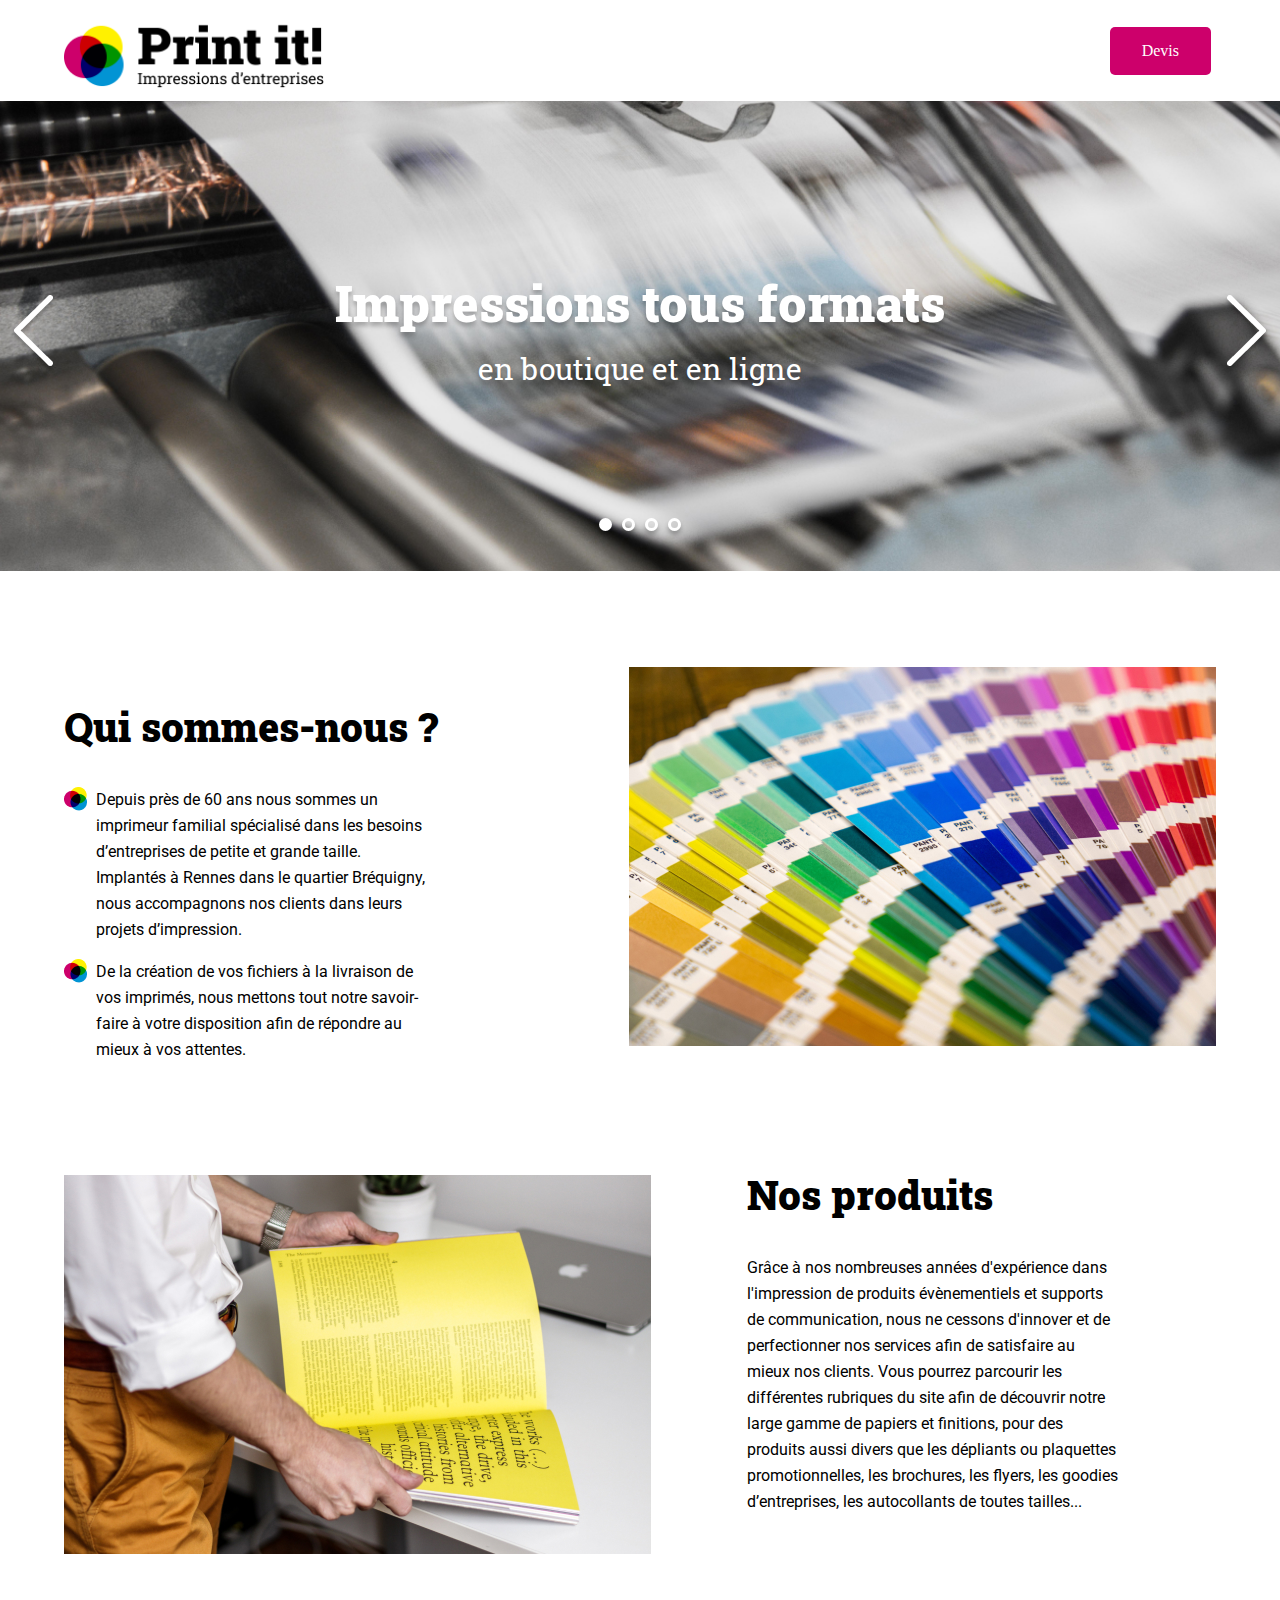
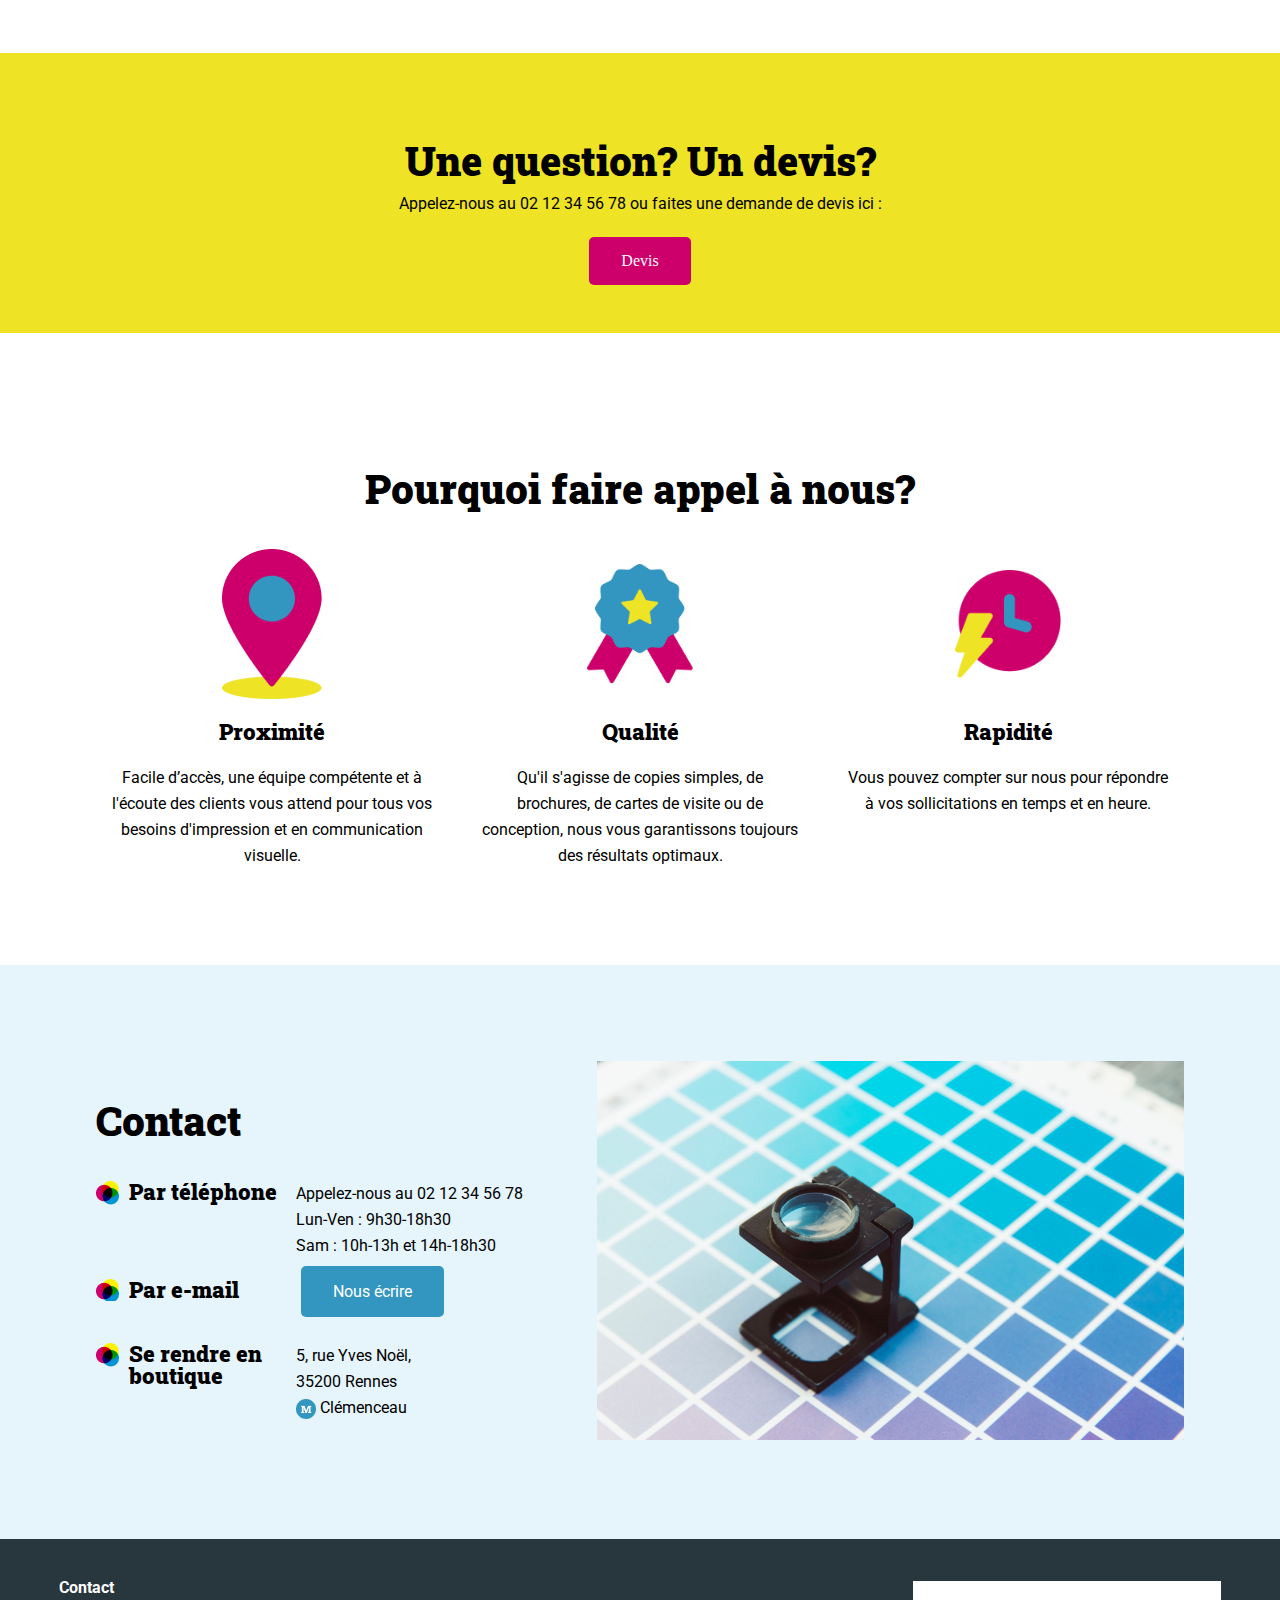
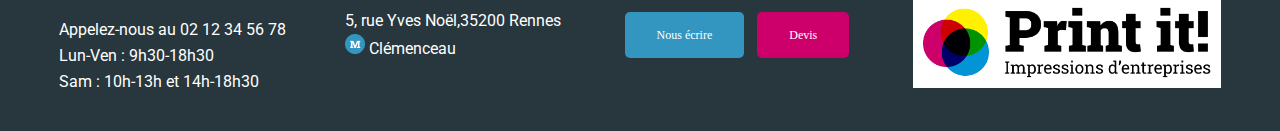
<file: index.html>
<!DOCTYPE html>
<html lang="fr">
<head>
	<meta charset="UTF-8">
	<meta name="viewport" content="width=device-width, initial-scale=1.0">
	<title>Print it ! - Impressions d'entreprise</title>
	<link rel="stylesheet" href="./assets/style.css">
	<script src="https://ajax.googleapis.com/ajax/libs/jquery/3.6.0/jquery.min.js"></script>
 
	<link rel="preconnect" href="https://fonts.googleapis.com">
	<link rel="preconnect" href="https://fonts.gstatic.com" crossorigin>
	<link href="https://fonts.googleapis.com/css2?family=Roboto:wght@400;700&family=Roboto+Slab:wght@400;900&display=swap" rel="stylesheet">
</head>
<body>
<header class="container">
	<h1>
		<img class="logo" src="./assets/images/logo.png" alt="Print it ! Impressions d'entreprises" >
	</h1>
	<a class="btn devis" href="mailto:contact@print-it.tld">Devis</a>
</header>
<main>
	<div id="banner">
		<img class="banner-img" src="./assets/images/slideshow/slide1.jpg" alt="Banner Print-it">
		<p>Impressions tous formats <span>en boutique et en ligne</span></p>
		<a href="#" class="arrow arrow_left">
		   <img src="./assets/images/arrow_left.png" alt="Flèche gauche">
		</a>
		<a href="#" class="arrow arrow_right">
		   <img src="./assets/images/arrow_right.png" alt="Flèche droite">
		</a>
		<div class="dots"></div>
	 </div>
	<section id="about-us" class="container">
		<div>
			<h2>Qui sommes-nous ?</h2>
			<ul>
				<li>Depuis près de 60 ans nous sommes un imprimeur familial spécialisé dans les besoins d’entreprises de petite et grande taille. Implantés à Rennes dans le quartier Bréquigny, nous accompagnons nos clients dans leurs projets d’impression.</li>
				<li>De la création de vos fichiers à la livraison de vos imprimés, nous mettons tout notre savoir-faire à votre disposition afin de répondre au mieux à vos attentes.</li>
			</ul>
		</div>
		<aside>
			<img src="./assets/images/colors.jpg" alt="palette multicolore">
		</aside>
	</section>
	<section id="products" class="container">
		<div>
			<h2>Nos produits</h2>
			<p>Grâce à nos nombreuses années d'expérience dans l'impression de produits évènementiels et supports de communication, nous ne cessons d'innover et de perfectionner nos services afin de satisfaire au mieux nos clients. Vous pourrez parcourir les différentes rubriques du site afin de découvrir notre large gamme de papiers et finitions, pour des produits aussi divers que les dépliants ou plaquettes promotionnelles, les brochures, les flyers, les goodies d’entreprises, les autocollants de toutes tailles... </p>
		</div>
		<aside>
			<img src="./assets/images/yellow-book.jpg" alt="Imprimeur avec un livre jaune dans les mains">
		</aside>

	</section>
	<section id="question" class="bg-yellow">
		<h2>Une question? Un devis?</h2>
		<p>Appelez-nous au 02 12 34 56 78 ou faites une demande de devis ici :</p>
		<a href="mailto:contact@print-it.tld" class="btn devis">Devis</a>
	</section>
	<section id="why-us" class="container">
		<h2>Pourquoi faire appel à nous?</h2>
		<div>
			<article>
				<img src="./assets/images/proximity-icon.png" alt="Icone Proximité">
				<h3>Proximité</h3>
				<p>Facile d’accès, une équipe compétente et à l'écoute des clients vous attend pour tous vos besoins d'impression et en communication visuelle.</p>
			</article>
			<article>
				<img src="./assets/images/quality-icon.png" alt="Icone Qualité">
				<h3>Qualité</h3>
				<p>Qu'il s'agisse de copies simples, de brochures, de cartes de visite ou de conception, nous vous garantissons toujours des résultats optimaux.</p>
			</article>
			<article>
				<img src="./assets/images/speedy-icon.png" alt="Rapidité Qualité">
				<h3>Rapidité</h3>
				<p>Vous pouvez compter sur nous pour répondre à vos sollicitations en temps et en heure.</p>
			</article>
		</div>
	</section>
	<section id="contact" class="bg-lightblue">
		<div class="container">
			<div>
				<h2>Contact</h2>
				<div>
					<h3>Par téléphone</h3>
					<ul>
						<li>Appelez-nous au 02 12 34 56 78</li>
						<li>Lun-Ven : 9h30-18h30</li>
						<li>Sam : 10h-13h et 14h-18h30</li>
					</ul>
				</div>
				<div>
					<h3>Par e-mail</h3>
					<p>
						<a href="mailto:contact@print-it.tld" class="btn">Nous écrire</a>
					</p>
				</div>
				<div>
					<h3>Se rendre en boutique</h3>
					<p>5, rue Yves Noël,<br>
						35200 Rennes<br>
						<img class="inline-icon" src="./assets/images/metro.png" alt="metro"/> Clémenceau</p>
				</div>
			</div>
			<div>
				<img src="./assets/images/magnifying-glass.jpg" alt="Loupe avec palette bleue">
			</div>

		</div>
	</section>
</main>
<footer>
	<div>
		<p class="footer-contact">Contact</p>
		<ul>
			<li>Appelez-nous au 02 12 34 56 78</li>
			<li>Lun-Ven : 9h30-18h30</li>
			<li>Sam : 10h-13h et 14h-18h30</li>
		</ul>
	</div>
	<div>
		<p>5, rue Yves Noël,35200 Rennes<br>
			<img src="./assets/images/metro.png" alt="metro"/> Clémenceau</p>
	</div>
	<div>
		<a href="mailto:contact@print-it.tld" class="btn">Nous écrire</a>
		<a href="mailto:contact@print-it.tld?subject=Demande&nbsp;de&nbsp;devis" class="btn devis">Devis</a>
	</div>
	<div>
		<img class="footer-logo" src="./assets/images/logo.png" alt="Print it ! Impressions d'entreprises" >
	</div>
</footer>
<script src="./assets/script.js"></script>
</body>
</html>
</file>
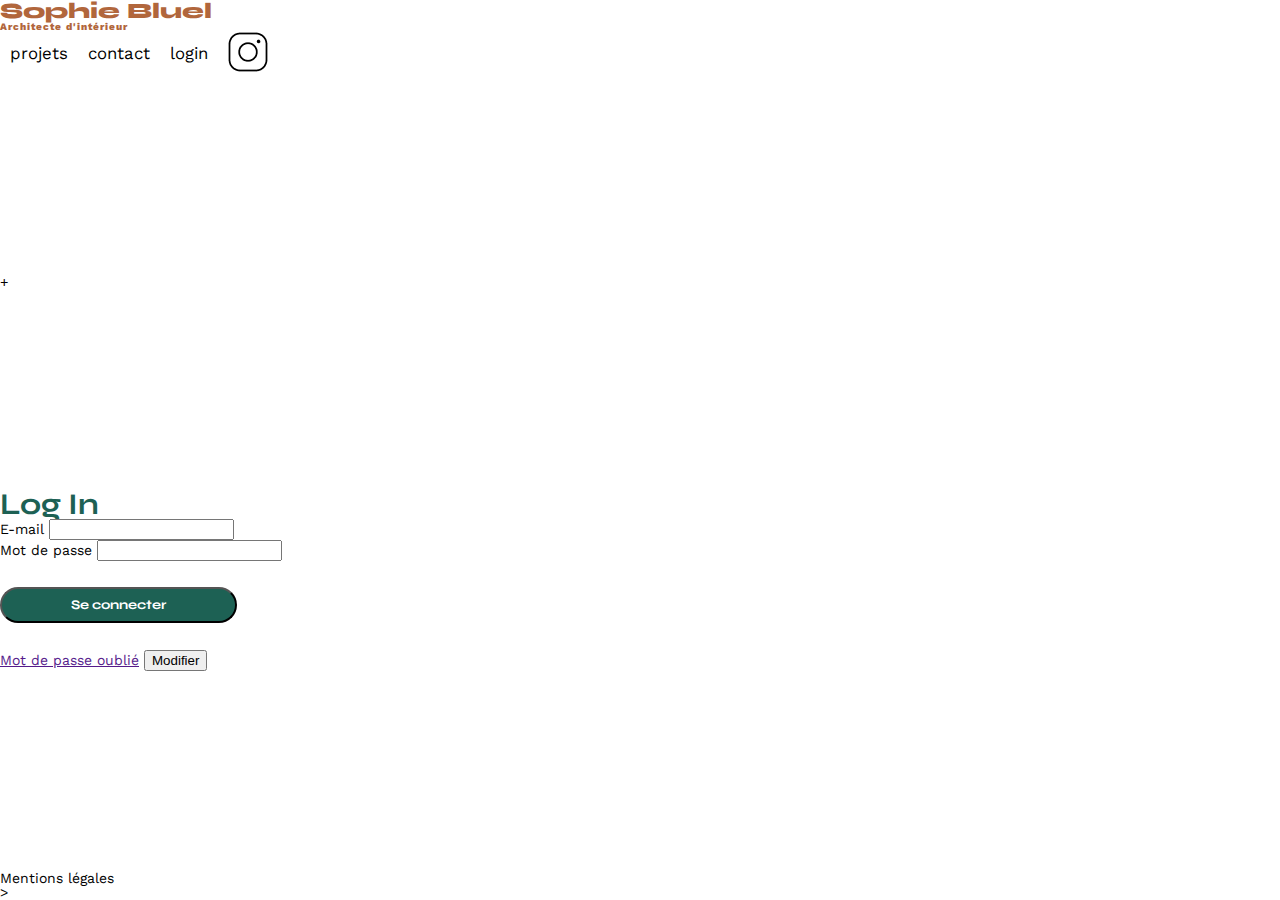
<file: FrontEnd/connexion.html>
<!DOCTYPE html>
<html lang="fr">
<head>
	<meta charset="UTF-8">
	<title>Sophie Bluel - Architecte d'intérieur</title>
	<meta name="viewport" content="width=device-width, initial-scale=1.0">
	<link rel="preconnect" href="https://fonts.googleapis.com">
	<link rel="preconnect" href="https://fonts.gstatic.com" crossorigin>
	<link href="https://fonts.googleapis.com/css2?family=Syne:wght@700;800&family=Work+Sans&display=swap" rel="stylesheet">
	<meta name="description" content="">
	<link rel="stylesheet" href="./assets/style.css">
  
</head>
<body>
	<h1>Sophie Bluel <span>Architecte d'intérieur</span></h1>
	<nav>
		<ul>
			<li>projets</li>
			<li>contact</li>
			<li>login</li>
			<li><img src="./assets/icons/instagram.png" alt="Instagram"></li>
		</ul>
	</nav>
</header>

<main>
	<section class="login">+
		<section class="login">
			<h2>Log In</h2>
			<div class="alredyLogged__error"></div>
			<form action="" method="" class="login__form" onsubmit="return false">
				<label for="email">E-mail</label>
				<input type="email" name="email" id="email" required>
				<div class="loginEmail__error"></div>
				<label for="password">Mot de passe</label>
				<input type="password" name="password" id="password" required>
				<div class="loginMdp__error"></div>
				<input type="submit" value="Se connecter" id="submit">
			</form>
			<a href="">Mot de passe oublié</a>
			<button id="modifierButton">Modifier</button>
		</section>
</main>



<footer>
	<p>Mentions légales</p>>
</footer> <script type="module" src="./assets/js/connexion.js"></script> 
</body>
</html>
</file>
<file: assets/style.css>
/* variables declaration */
:root {
	--primary-color: #3396C0;
	--secondary-color: #CD006B;
	--third-color: #EEE325;
}

/* Reset CSS */
* {
	-webkit-box-sizing: border-box;
	-moz-box-sizing: border-box;
	box-sizing: border-box;
}
html, body, div, span, applet, object, iframe,
h1, h2, h3, h4, h5, h6, p, blockquote, pre,
a, abbr, acronym, address, big, cite, code,
del, dfn, em, img, ins, kbd, q, s, samp,
small, strike, strong, sub, sup, tt, var,
b, u, i, center,
dl, dt, dd, ol, ul, li,
fieldset, form, label, legend,
table, caption, tbody, tfoot, thead, tr, th, td,
article, aside, canvas, details, embed,
figure, figcaption, footer, header, hgroup,
menu, nav, output, ruby, section, summary,
time, mark, audio, video {
	margin: 0;
	padding: 0;
	border: 0;
	font: inherit;
	font-size: 100%;
	vertical-align: baseline;
}
/* HTML5 display-role reset for older browsers */
article, aside, details, figcaption, figure,
footer, header, hgroup, menu, nav, section {
	display: block;
}
body {
	line-height: 1;
}
ol, ul {
	list-style: none;
}
blockquote, q {
	quotes: none;
}
blockquote:before, blockquote:after,
q:before, q:after {
	content: none;
}
table {
	border-collapse: collapse;
	border-spacing: 0;
}
body {

}
section {
	margin-block: 6em;
}
h2 {
	font-family: 'Roboto Slab', sans-serif;
	font-size: 40px;
	font-weight: 900;
	margin-block: 1em;
}
h3{
	font-family: 'Roboto Slab', sans-serif;
	font-size: 22px;
	font-weight: 900;
	margin-block: 1em;
}

p, li {
	font-family: Roboto, sans-serif;
	font-size: 16px;
	line-height: 26px;
}
.container {
	max-width: 1440px;
	margin-inline:auto;
	padding-inline: 5%;
}
header {
	display: flex;
	justify-content: space-between;
	align-items: center;
}
.logo{
	width: 260px;
	margin-block: 10px;
}

.btn {
	background-color: var(--primary-color) ;
	padding: 16px 32px;
	margin-inline:5px;
	border-radius: 5px;
	color: white;
	text-decoration: none;
}
.devis {
	background-color: var(--secondary-color);
}

#banner {
	display: flex;
	flex-direction: column;
	align-items: center;
	justify-content: center;
	width: 100%;
	min-height: 470px;
	position: relative;
}
.banner-img {
	position: absolute;
	width: 100%;
	height: 100%;
	z-index: -1;
	object-fit: cover;
	object-position: center;
}
/* Code CSS en prévision de l'ajout d'un carousel pour la bannière */
/* Gestion des fleches du carrousel */
#banner .arrow {
	position: absolute;
}
#banner .arrow_left {
	left: 10px;
}
#banner .arrow_right {
	right: 10px;
}
/* Gestion des points du carrousel */
.dots {
	position: absolute;
	bottom: 40px;
	display: flex;
}
.dot {
	margin-inline: 5px;
	width: 13px;
	height: 13px;
	background-color: #ffffff00;
	border: 3px solid #fff;
	border-radius: 100%;
	box-shadow: 0 4px 4px rgba(0, 0, 0, 0.25);;
}
.dot_selected {
	background-color: #fff;
}
/* Fin du code CSS pour le carousel */
#banner p {
	font-family: 'Roboto Slab', sans-serif;
	font-weight: 900;
	font-size: 50px;
	line-height: 66px;
	color: white;
	text-shadow: 0 4px 4px rgba(0, 0, 0, 0.25);
	text-align: center;
}
#banner span {
	display: block;
	font-weight: 400;
	font-size: 30px;
}
#about-us {
	display: flex;
}
#about-us article, #about-us aside {
	flex:1;
}
#about-us li {
	background: url("./images/tricolor-icon.png") no-repeat left top;
	font-size: 16px;
	line-height: 26px;
	padding-left:2em;
	width: 65%;
	margin-bottom: 1em;

}

#products {
	display: flex;
	align-items: flex-start;
	flex-direction: row-reverse;
}
#products div, #products aside {
	flex:1;
}
#products div {
	padding: 0 6em;
}
#products h2 {
	margin-top: 0;
}
.bg-yellow {
	background-color: var(--third-color);
}
#question {
	display: flex;
	flex-direction: column;
	align-items: center;
	padding-block: 3em;
}
#question h2 {
	margin-bottom: 10px;
}
#question p {
	margin-bottom: 20px;
}

#why-us {
	display: flex;
	flex-direction: column;
	text-align: center;
}
#why-us > div{
	display: flex;
	justify-content: space-evenly;
}
#why-us article {
	max-width: 320px;
	display: flex;
	flex-direction: column;
}
#why-us img {
	width: 33%;
	height: 150px;
	text-align: center;
	margin-inline: auto;
	margin-block: 0;
	object-fit: contain;
}

.bg-lightblue{
	background-color: #E6F4FB;
}
#contact {
	margin-bottom: 0;
}
#contact article, #contact div {
	flex:1;
}


#contact .container {
	flex-direction: row;
	display: flex;
	padding: 6em ;
}

#contact .container > div > div {
	display: flex;
	padding-bottom: 20px;
}

#contact h3 {
	margin-top: 0;
	background: url("./images/tricolor-icon.png") no-repeat left top;
	padding-left:1.5em;
	width: 200px;
}
.inline-icon {
	vertical-align: middle;
}
footer {
	background-color: #28363D;
	color: white;
	display: flex;
	padding-block: 3em;
	justify-content: space-evenly;
	font-size: 12px;
	align-items: center;
}
footer div {

	position: relative;
}
.footer-logo {
	background-color: white;
	max-width: 308px;
	padding: 10px;
}
.footer-contact {
	margin-bottom: 1em;
	font-weight: 700;
	font-size: 16px;

}

@media all and (max-width: 1250px) {
	#contact > article {
		flex: 2;
	}
}
</file>
<file: FrontEnd/assets/style.css>
/* http://meyerweb.com/eric/tools/css/reset/
   v2.0 | 20110126
   License: none (public domain)
*/

html, body, div, span, applet, object, iframe,
h1, h2, h3, h4, h5, h6, p, blockquote, pre,
a, abbr, acronym, address, big, cite, code,
del, dfn, em, img, ins, kbd, q, s, samp,
small, strike, strong, sub, sup, tt, var,
b, u, i, center,
dl, dt, dd, ol, ul, li,
fieldset, form, label, legend,
table, caption, tbody, tfoot, thead, tr, th, td,
article, aside, canvas, details, embed,
figure, figcaption, footer, header, hgroup,
menu, nav, output, ruby, section, summary,
time, mark, audio, video {
	margin: 0;
	padding: 0;
	border: 0;
	font-size: 100%;
	
	
	
	
	font: inherit;
	vertical-align: baseline;
}

#overlay {
	display: none; 
	position: fixed; 
	width: 100%; 
	height: 100%; 
	top: 0;
	left: 0;
	right: 0;
	bottom: 0;
	background-color: rgba(0,0,0,0.5); 
	z-index: 2; 
}
/* HTML5 display-role reset for older browsers */
article, aside, details, figcaption, figure,
footer, header, hgroup, menu, nav, section {
	display: block;
}
article {
	width: 404px;
	height:192px;
}
.alredyLogged__error {
	color:red;
}
#modall {
	position: fixed; /* Changed from absolute to fixed */
    margin: 0;
    top: 50%; /* Center vertically */
    left: 50%; /* Center horizontally */
    transform: translate(-50%, -50%); /* Adjust for modal dimensions */
    width: 630px;
    height: 688px;
    border-radius: 10px;
    background-color: white;
    z-index: 3;
	
}
#modalAjoutPhoto {
	position:fixed;
	margin: 0;
    top: 50%; /* Center vertically */
    left: 50%; /* Center horizontally */
    transform: translate(-50%, -50%); /* Adjust for modal dimensions */
    width: 630px;
    height: 688px;
    border-radius: 10px;
    background-color: white;
    z-index: 3;
}
.mod {
	top :0;
	left:0;
	width: 100%;
	height: 100%;
	overflow: auto;
	background-color: rgb(0, 0, 0);
	background-color: rgba(0, 0, 0, 0.4);
}
.imageGallery{
	position: relative;
	margin: 0;
}



hr {
	width:420px;
	
}

.bac {
	display: flex;
	justify-content: center;
	height: 36px;
	width: 237px;
}





body {
	margin: 0 auto;
    width: 100%;
    max-width: 1440px;
	line-height: 1;
	position:relative;
}
ol, ul {
	list-style: none;
}
blockquote, q {
	quotes: none;
}
blockquote:before, blockquote:after,
q:before, q:after {
	content: '';
	content: none;
}
.deleteButton i {
	
	color:white;
	z-index:2;
	margin:4px 0px 0px 4.5px;
	width: 17px;
	height: 17px;
}
.deleteButton{
	position: absolute;
	background-color: black;
	width: 22px;
	height: 22px;
	top:5px;
	left: 50px;
	margin:0;
	z-index: 1;
}
table {
	border-collapse: collapse;
	border-spacing: 0;
}
/** end reset css**/
body {
	
	font-family: 'Work Sans' ;
	font-size: 14px;
}

header {
	display: flex;
	justify-content: space-between;
	margin-top : 50px;
	margin-left : 150px;
	width: 1140px;
	height:42px;
}
section {
	margin: 50px 0
}

h1{
	display: flex;
	flex-direction: column;
	font-family: 'Syne';
	font-size: 22px;
	font-weight: 800;
	color: #B1663C
}

h1 > span {
	font-family: 'Work Sans';
	font-size:10px;
	letter-spacing: 0.1em;
;
}

h2{
	font-family: 'Syne';
	font-weight: 700;
	font-size: 30px;
	margin-bottom:0;
	color: #1D6154
}
nav ul {
	display: flex;
	align-items: center;
	list-style-type: none;

}
nav li {
	padding: 0 10px;
	font-size: 1.2em;
}

nav li a {
    color: inherit; 
    text-decoration: none; 
}

nav li a:hover {
    color: #B1663C; 
}



.gallery figcaption {
	
	height: 15px;
	margin-left: 0;
}
.modal-wrapper i {
	
	width:600px;
	height: 24px;
	top: 5vh;
	left:28vh;

}
.modal-wrapper h2 {
	margin: 80px 0px 40px 0px;
	font-family: 'Work Sans';
	font-weight: 400;
    width: 630px;
    white-space: nowrap;
    text-align: center;
}

.modal-wrapper  {
	display: flex;
    flex-direction: column;
    justify-content: center;
    align-items: center; 
   
}
.modal-wrapper img {
	width: 76.86px;
	height: 102.57px;
	margin: 0;
	position:relative;
}

.modal-wrapper button {
	width:17px;
	height: 17px;

}









.modal-wrapper2 i {
	
	width:600px;
	height: 24px;
	top: 5vh;
	left:28vh;

}
.modal-wrapper2 h2 {
	margin: 80px 0px 40px 0px;
	font-family: 'Work Sans';
	font-weight: 400;
    width: 630px;
    white-space: nowrap;
    text-align: center;
}

.modal-wrapper2  {
	display: flex;
    flex-direction: column;
    justify-content: center;
    align-items: center; 
   
}


.modal-wrapper2 button {
	width:17px;
	height: 17px;

}

















#modifierButton2 {
	width: 84px;

	
}
.blac {
	color:black;
	height: 30px;
	width: 173px;
}
#cross {
	width: 24px;
	height: 24px;
}
.rect
{
width:420px;
border:0;
box-shadow: 0px 4px 14px 0px #00000017;
height:51px;
}

.titrec  {
	margin: 35px 355px 10px 0px;
	font-family: 'Work Sans';
}
.titrec2  {
	margin: 35px 387px 10px 0px;
	font-family: 'Work Sans';
}

.formCol {

	display: flex;
	align-items: center;
    flex-direction: column;
	border-bottom: 1px solid #B3B3B3 ;
	padding-bottom: 36px;
}
li:hover {
	color: #B1663C;
}
main {
	width: 1440px;
}
#introduction {
	display: flex;
	align-items: center;
}
#introduction figure {
	flex: 1;

}

#introduction img {
	display: block;
	margin: auto;
	
	width:474px;
	height:355px;
	margin-top:23px;
}

#introduction article {
	flex: 1
}
#introduction h2 {
	margin-bottom: 1em;
}

#introduction p {
	margin-bottom: 0.5em;
}
#portfolio h2 {
	text-align: center;
}


#modifierProjetLink {
	margin:0;
	color: black;
	height: 18px;
	width:84px;
	text-decoration: none;
}
.back {
	margin-top: 35px;
    margin-left: 50px;
}

#tpho {
	margin: 10px 0px 40px 0px;
}

.gallery img,figure {
width: 305px; 
	height: 407px; 
	margin:0;
	
}
#gallery-modal {
	display: grid;
	overflow-y: auto;
	overflow-x: hidden;
	max-height: 500px;
	max-width: 413px;
	width: 413px;
	grid-template-columns: 1fr 1fr 1fr 1fr 1fr;
	grid-column-gap: 7px;
	grid-row-gap: 30px;
	padding-bottom: 60px;
	border-bottom: 1px solid #B3B3B3 ;
}
.gallery {
	display: grid;
	grid-template-columns: 1fr 1fr 1fr;
	grid-column-gap: 15px;
	grid-row-gap: 30px;
}

.gallery p {
	width:105px;
	height: 15px;
}

.login {
	margin-top: 200px;
	margin-bottom: 200px;
}
#contact {
	width: 50%;
margin: auto;
}
#contact > * {
	text-align: center;

}
.fa-xmark {
	width: 24px;
	height: 24px;
}
.close {
	width: 24px;
    position: absolute;
    top: 32px;
    right: 25px;
}

#contact h2{
	margin-bottom: 20px;
}
#contact form {
	text-align: left;
	margin-top:30px;
	display: flex;
	flex-direction: column;
}


#contact input {
	height: 50px;
	font-size: 1.2em;
	border: none;
	box-shadow: 0px 4px 14px rgba(0, 0, 0, 0.09);
}
#contact label {
	margin: 2em 0 1em 0;
}
#contact textarea {
	border: none;
	box-shadow: 0px 4px 14px rgba(0, 0, 0, 0.09);
}
.active  {
	
	background-color: #1D6154 !important;
    color: white !important;
}
input[type="submit"]{
	font-family: 'Syne';
	font-weight: 700;
	color: white;
	background-color: #1D6154;
	margin : 2em auto ;
	width: 237px;
	height: 36px;
	text-align: center;
	border-radius: 60px ;
}
.reset-password {
	text-align:center;
	color:black;
}




#hr2  {
	margin: 5vh 0vh 0vh 2vh;
}


#ajouterProjetLink {
	font-family: 'Syne';
	font-weight: 700;
	color: white;
	background-color: #1D6154;
	margin: 25px 5px 5px 5px;
	width: 237px;
	height: 36px;
	text-align: center;
	border-radius: 60px ;
	text-decoration: inherit;
	align-content: center;
}

footer nav ul {
	display: flex;
	justify-content: flex-end;
	margin: 2em
}

.centre {
	display: flex;
	justify-content: center;
	align-items: center;
	gap: 0.93rem;
	height: 6.25rem;
}



.button {
	background-color: #fefef8;
	padding: 0.56rem 1.25rem;
	border: 0.06rem solid #1d6154;
	border-radius: 1.56rem;
	color: #1d6154;
	font-weight: 700;
	font-size: 1.2rem;
	font-family: Syne;
	cursor: pointer;
}

.button:focus {
	background-color: #1d6154;
	color: white;
}

#contact {
	width: 50%;
	margin: auto;
}

#contact > * {
	text-align: center;
}

#contact h2{
	margin-bottom: 1.25rem;
}

#contact form {
	text-align: left;
	margin-top: 1.87rem;
	display: flex;
	flex-direction: column;
}

#contact input {
	height: 3.12rem;
	font-size: 1.2em;
	border: none;
	box-shadow: 0 0.25rem 0.87rem rgba(0, 0, 0, 0.09);
}

#contact label {
	margin: 2em 0 1em 0;
	font-weight: 700;
}



#contact textarea {
	border: none;
	box-shadow: 0 0.25rem 0.87rem rgba(0, 0, 0, 0.09);
}

input[type="submit"]{
	cursor: pointer;
	font-family: 'Syne';
	font-weight: 700;
	color: white;
	background-color: #1D6154;
	margin : 2em auto;
	width: 237px;
	height: 36px;
	text-align: center;
	border-radius: 3.75rem;
}

.haut {
    display: flex;
	justify-content: center;
    white-space: nowrap;
    align-items: center; 
}
.gallery-container {
	display:flex;
	justify-content: center;
}
.haut h2 {
    margin: 0; 
}

.bas {
    display: flex; 
    align-items: center; 
	margin-left:15px;
}

.black-bar {
	position: fixed;
	top: 0;
	left: 0;
	width: 100vw;
	background-color: black;
	color: white;
	padding: 10px 20px;
	z-index: 1001; 
	margin-left: calc(-1 * ((100vw - 100%) / 2));
  }
  


.black-bar p {
    margin: 0; 
	text-align: center;
}

.black-bar i {
    margin-left: 5px; 
}

.dnone {
	display:none;
}
/* switch */
input[type="submit"].bac {
    cursor: pointer;
    font-family: 'Syne';
    font-weight: 700;
    color: white;
    background-color: #1D6154;
    margin: 2em auto;
    width: 237px;
    height: 36px;
    text-align: center;
    border-radius: 3.75rem;
    border: none; /* Ajout de cette ligne */
}

input[type="submit"].bac:disabled {
    background-color: grey;
    cursor: not-allowed;
}

input[type="submit"].bac.enabled {
    background-color: #1D6154;
}
.fa-image {
	width: 76px;
	height: 76px;
}
.file {
    display: inline-block;
    padding: 10px 30px 10px 30px;
    cursor: pointer;
    background-color: #CBD6DC;
    border-radius: 50px;
    color: #306685;
    margin-bottom: 10px;
}

.field {
    display: flex;
	width: 420px;
	height: 169px;
    flex-direction: column;
    justify-content: center;
    align-items: center;
    background-color: #E8F1F7;
   
    border-radius: 10px;
    text-align: center;
   
    position: relative;
}
.modal-wrapper2 img {
    width: 129px;
    height: 193px;
	margin: 0;
	position:relative;
}
.field img {
    display: none;
   
}

.field #output {
    display: none;
}
.field.visible #output {
    display: block;
}

.field.visible i,
.field.visible .file,
.field.visible label[for="texte"] {
    display: none;
}
</file>
